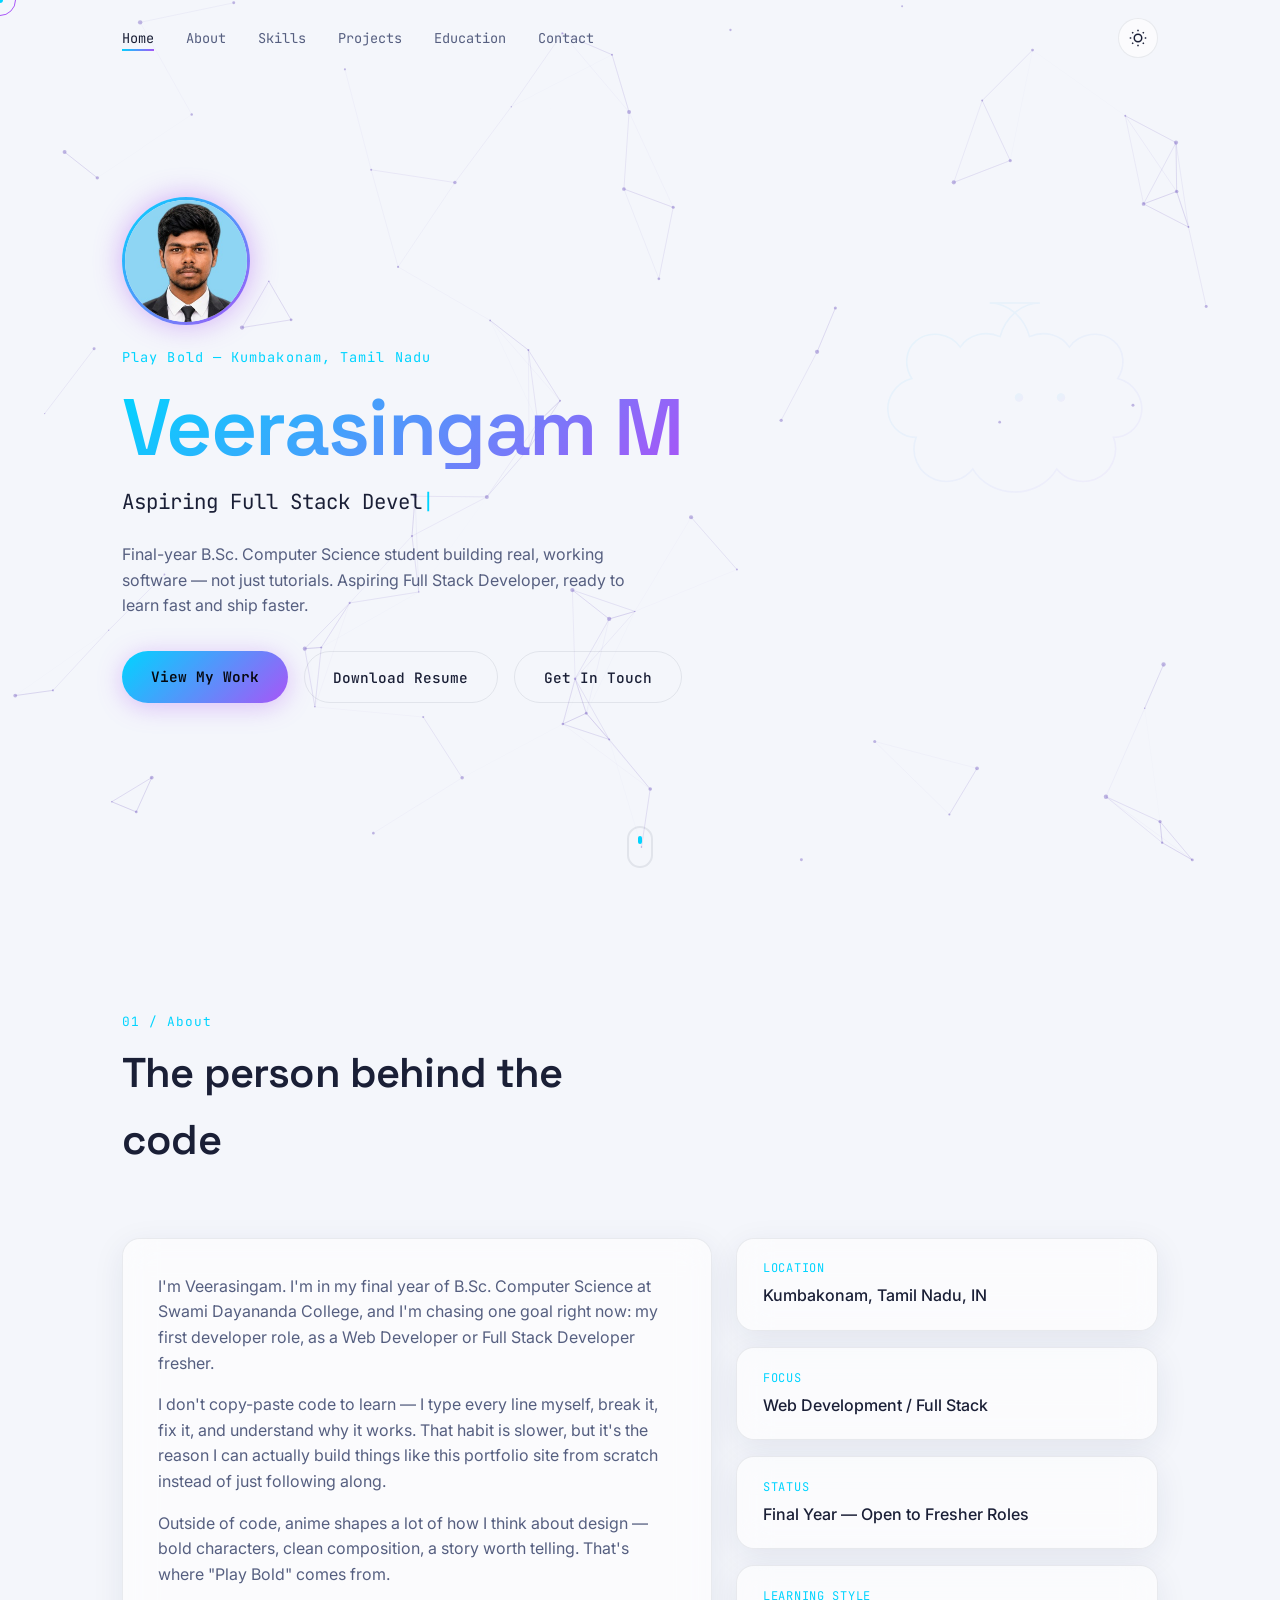
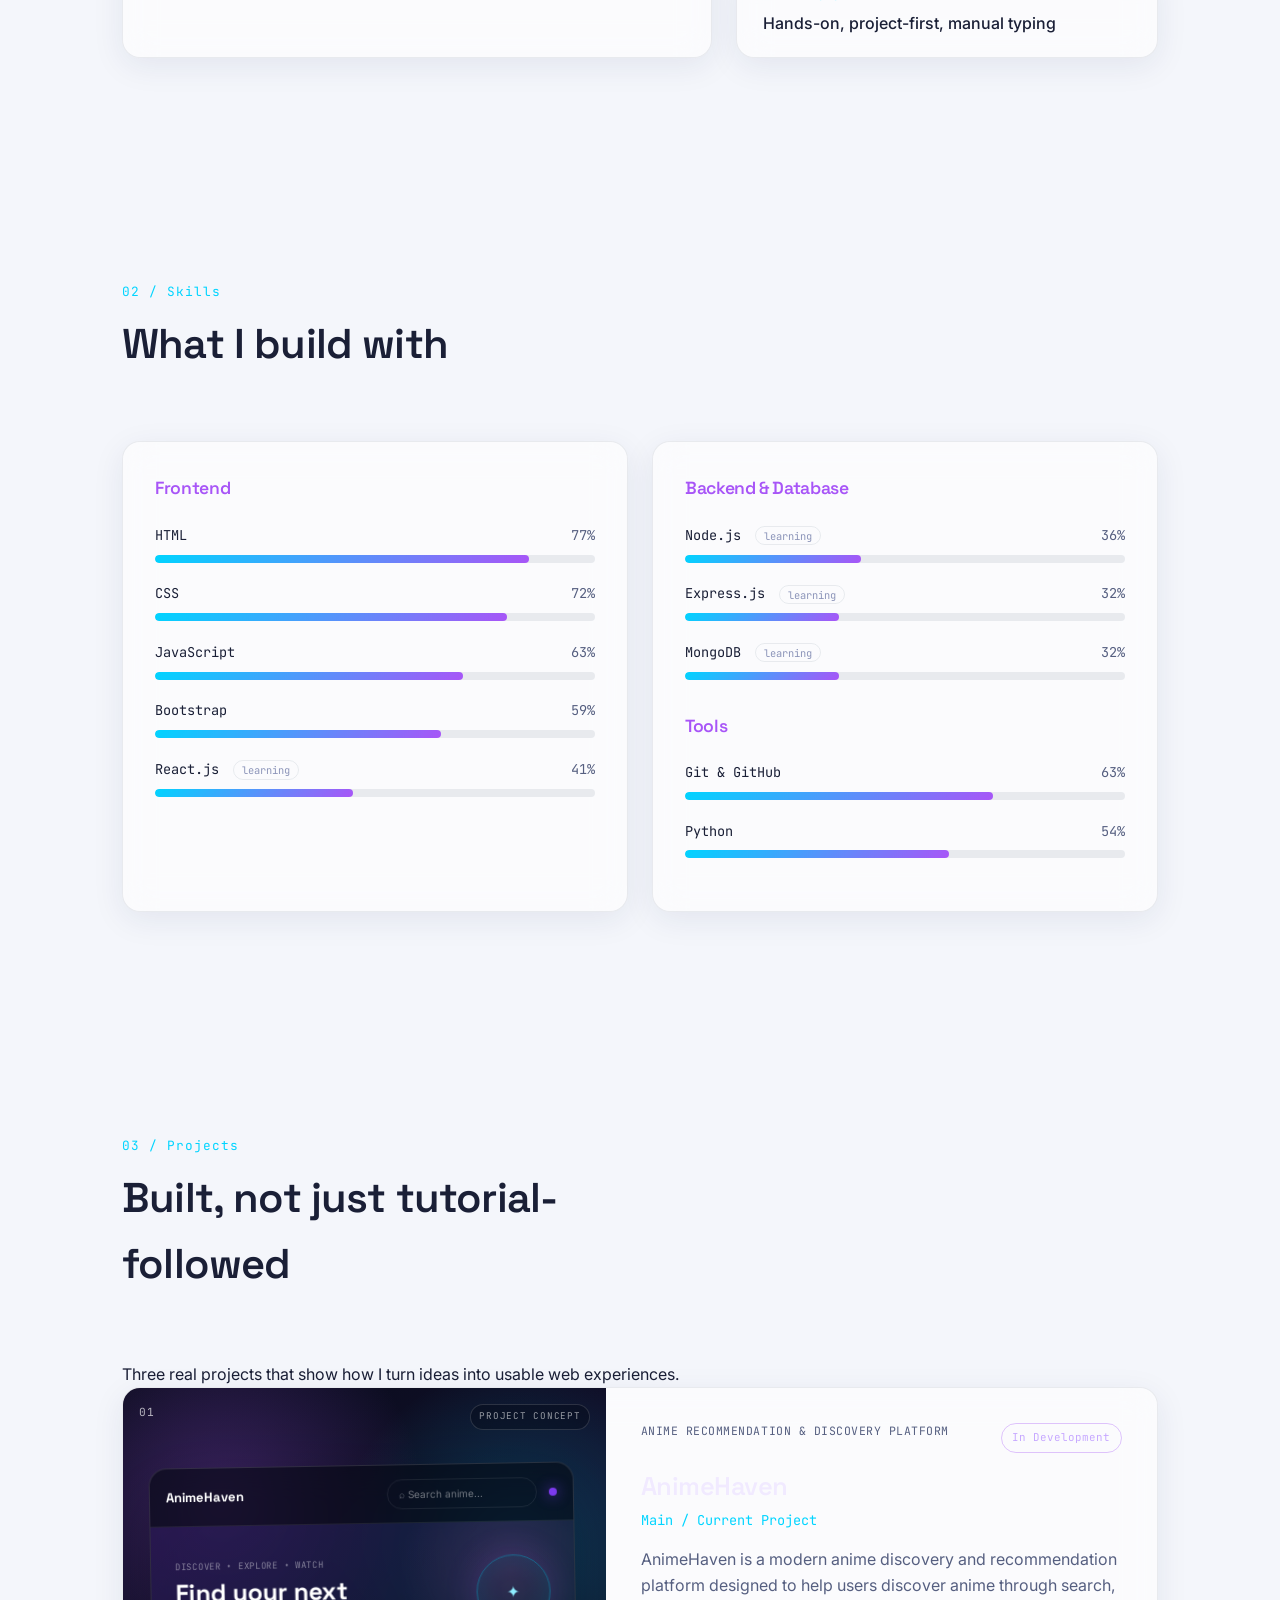
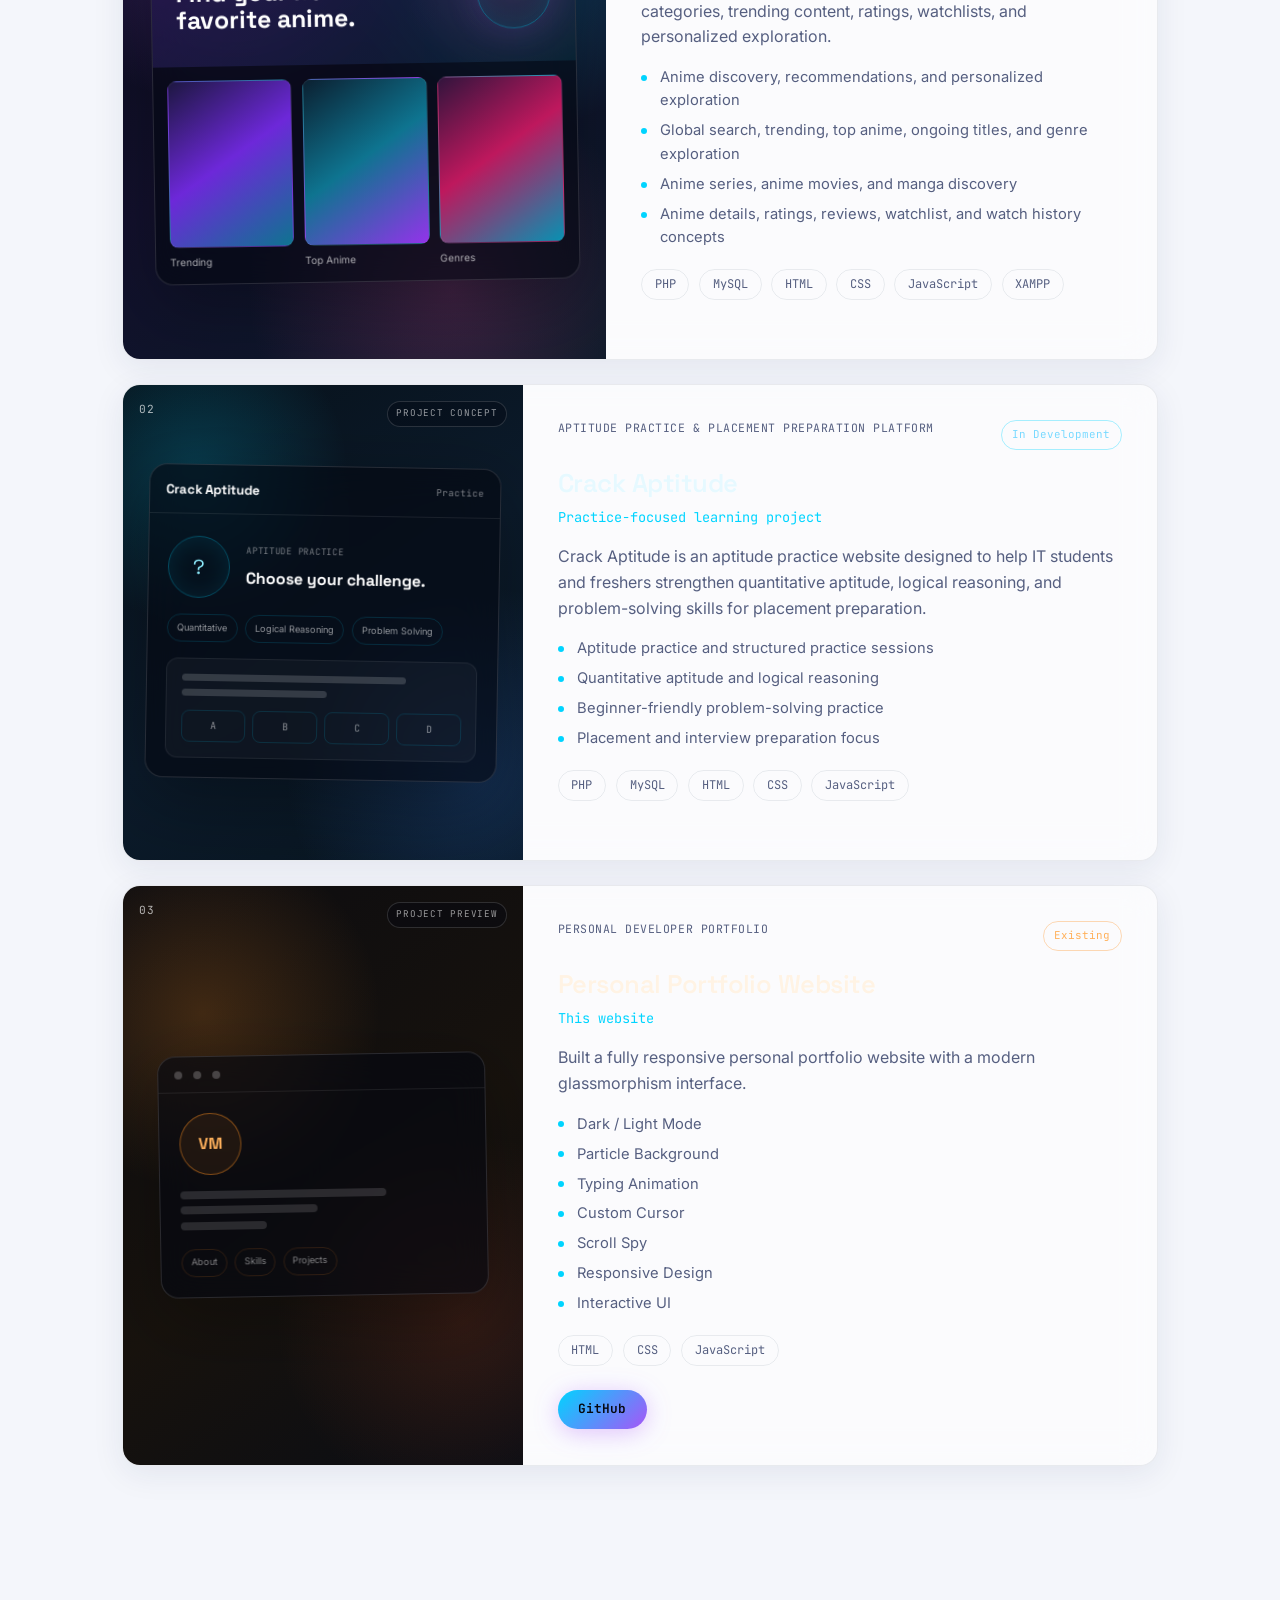
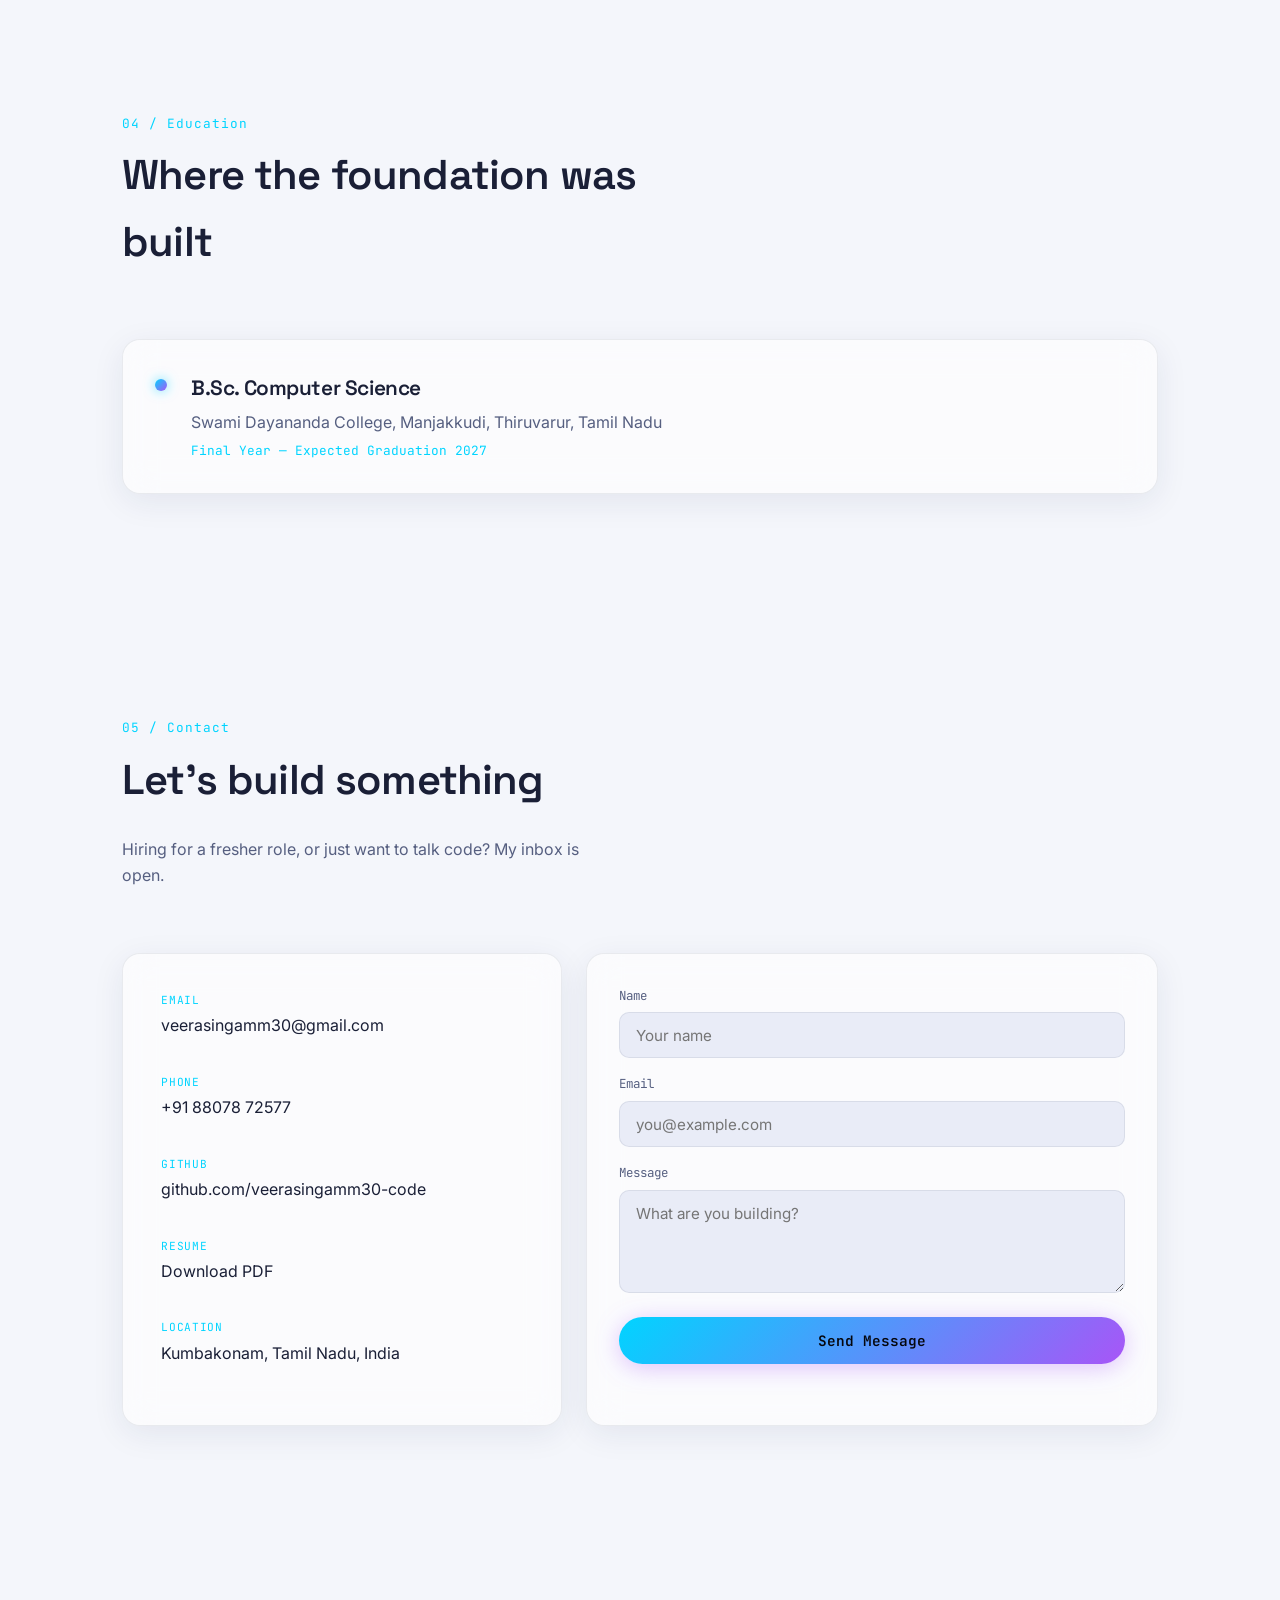
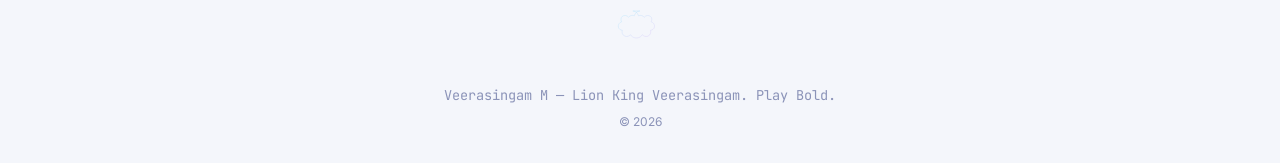
<file: Veerasingam-Portfolio/index.html>
<!DOCTYPE html>
<html lang="en">
<head>
  <meta charset="UTF-8">
  <meta name="viewport" content="width=device-width, initial-scale=1.0">
  <title>Veerasingam M. | Web Developer Portfolio</title>
  <meta name="description" content="Veerasingam M. - Final year B.Sc CS student, aspiring Full Stack Developer. Play Bold.">

  <!-- Google Fonts: Space Grotesk (headings), Inter (body), JetBrains Mono (labels/code) -->
  <link rel="preconnect" href="https://fonts.googleapis.com">
  <link href="https://fonts.googleapis.com/css2?family=Space+Grotesk:wght@500;600;700&family=Inter:wght@400;500;600&family=JetBrains+Mono:wght@400;500&display=swap" rel="stylesheet">

  <link rel="stylesheet" href="style.css">
</head>
<body>

  <!-- ===================================================================
       CANVAS BACKGROUND
       This canvas sits behind everything (position: fixed) and script.js
       draws a lightweight moving particle field on it.
  ==================================================================== -->
  <canvas id="particle-canvas"></canvas>

  <!-- Custom cursor (desktop only — hidden via CSS on touch devices) -->
  <div id="custom-cursor" aria-hidden="true">
    <div class="cursor-dot"></div>
    <div class="cursor-ring"></div>
  </div>

  <!-- ===================================================================
       NAVBAR
       data-section attributes on links match the "id" of each <section>.
       script.js uses this to know which link to highlight (scroll-spy).
  ==================================================================== -->
  <header class="navbar" id="navbar">
    <nav class="nav-container">
      <ul class="nav-links" id="nav-links">
        <li><a href="#hero" class="nav-link active" data-section="hero">Home</a></li>
        <li><a href="#about" class="nav-link" data-section="about">About</a></li>
        <li><a href="#skills" class="nav-link" data-section="skills">Skills</a></li>
        <li><a href="#projects" class="nav-link" data-section="projects">Projects</a></li>
        <li><a href="#education" class="nav-link" data-section="education">Education</a></li>
        <li><a href="#contact" class="nav-link" data-section="contact">Contact</a></li>
      </ul>

      <div class="nav-actions">
        <!-- Dark/Light toggle button. script.js swaps the icon + saves choice in localStorage -->
        <button id="theme-toggle" class="theme-toggle" aria-label="Toggle dark and light mode">
          <svg class="icon-moon" viewBox="0 0 24 24" fill="none" stroke="currentColor" stroke-width="2"><path d="M21 12.79A9 9 0 1 1 11.21 3 7 7 0 0 0 21 12.79z"/></svg>
          <svg class="icon-sun" viewBox="0 0 24 24" fill="none" stroke="currentColor" stroke-width="2"><circle cx="12" cy="12" r="5"/><path d="M12 1v2M12 21v2M4.22 4.22l1.42 1.42M18.36 18.36l1.42 1.42M1 12h2M21 12h2M4.22 19.78l1.42-1.42M18.36 5.64l1.42-1.42"/></svg>
        </button>

        <!-- Hamburger for mobile -->
        <button id="menu-toggle" class="menu-toggle" aria-label="Open menu">
          <span></span><span></span><span></span>
        </button>
      </div>
    </nav>
  </header>

  <main>

    <!-- ===================================================================
         HERO SECTION
    ==================================================================== -->
    <section id="hero" class="section hero">
      <!-- Faint line-art lion mark: the one "signature" flourish of the design -->
      <svg class="lion-mark" viewBox="0 0 400 400" aria-hidden="true">
        <path d="M200 60c-18 0-33 14-38 32-14-6-30-2-38 10-10-14-30-16-42-6-10 8-12 24-4 36-16 4-26 20-22 36 3 12 14 20 26 20-6 16 2 34 18 40 14 5 28 0 36-10 8 14 24 22 40 22s32-8 40-22c8 10 22 15 36 10 16-6 24-24 18-40 12 0 23-8 26-20 4-16-6-32-22-36 8-12 6-28-4-36-12-10-32-8-42 6-8-12-24-16-38-10-5-18-20-32-38-32z" fill="none" stroke="url(#lionGrad)" stroke-width="1.5"/>
        <circle cx="180" cy="150" r="4" fill="url(#lionGrad)"/>
        <circle cx="220" cy="150" r="4" fill="url(#lionGrad)"/>
        <defs>
          <linearGradient id="lionGrad" x1="0" y1="0" x2="1" y2="1">
            <stop offset="0" stop-color="#00d4ff"/>
            <stop offset="1" stop-color="#a855f7"/>
          </linearGradient>
        </defs>
      </svg>

      <div class="hero-content">
        <!-- Profile picture (assets/profile.jpg), framed in a glowing ring
             to match the site's neon glass identity -->
        <div class="profile-avatar">
            <img src="profile.jpg" alt="Portrait of Veerasingam M." width="480" height="480">
       </div>

        <p class="eyebrow">Play Bold — Kumbakonam, Tamil Nadu</p>
        <h1 class="hero-name">Veerasingam M</h1>

        <!-- Typing animation target: script.js types text into this span -->
        <p class="hero-tagline">
          <span id="typing-text"></span><span class="typing-cursor">|</span>
        </p>

        <p class="hero-desc">
          Final-year B.Sc. Computer Science student building real, working software —
          not just tutorials. Aspiring Full Stack Developer, ready to learn fast and ship faster.
        </p>

        <div class="hero-cta">
          <a href="#projects" class="btn btn-primary">View My Work</a>
          <!-- download attribute forces a file download instead of opening in-browser -->
          <a href="assets/Veerasingam_Resume.pdf" class="btn btn-ghost" download="Veerasingam_Resume.pdf">Download Resume</a>
          <a href="#contact" class="btn btn-ghost">Get In Touch</a>
        </div>
      </div>

      <a href="#about" class="scroll-hint" aria-label="Scroll to About section">
        <span></span>
      </a>
    </section>

    <!-- ===================================================================
         ABOUT SECTION
    ==================================================================== -->
    <section id="about" class="section about">
      <p class="section-label">01 / About</p>
      <h2 class="section-title">The person behind the code</h2>

      <div class="about-grid">
        <div class="glass-card about-text">
          <p>
            I'm Veerasingam. I'm in my final year of
            B.Sc. Computer Science at Swami Dayananda College, and I'm chasing
            one goal right now: my first developer role, as a Web Developer or
            Full Stack Developer fresher.
          </p>
          <p>
            I don't copy-paste code to learn — I type every line myself, break
            it, fix it, and understand why it works. That habit is slower, but
            it's the reason I can actually build things like this portfolio
            site from scratch instead of just following along.
          </p>
          <p>
            Outside of code, anime shapes a lot of how I think about design —
            bold characters, clean composition, a story worth telling. That's
            where "Play Bold" comes from.
          </p>
        </div>

        <div class="about-facts">
          <div class="glass-card fact-card">
            <span class="fact-label">Location</span>
            <span class="fact-value">Kumbakonam, Tamil Nadu, IN</span>
          </div>
          <div class="glass-card fact-card">
            <span class="fact-label">Focus</span>
            <span class="fact-value">Web Development / Full Stack</span>
          </div>
          <div class="glass-card fact-card">
            <span class="fact-label">Status</span>
            <span class="fact-value">Final Year — Open to Fresher Roles</span>
          </div>
          <div class="glass-card fact-card">
            <span class="fact-label">Learning Style</span>
            <span class="fact-value">Hands-on, project-first, manual typing</span>
          </div>
        </div>
      </div>
    </section>

    <!-- ===================================================================
         SKILLS SECTION
         Each .skill-bar has a data-level (0-100). script.js uses
         IntersectionObserver to animate the .skill-fill width when the
         bar scrolls into view, and updates the % text at the same time.
    ==================================================================== -->
    <section id="skills" class="section skills">
      <p class="section-label">02 / Skills</p>
      <h2 class="section-title">What I build with</h2>

      <div class="skills-grid">

        <div class="glass-card skill-group">
          <h3 class="skill-group-title">Frontend</h3>

          <div class="skill-bar" data-level="85">
            <div class="skill-bar-top">
              <span class="skill-name">HTML</span>
              <span class="skill-percent">0%</span>
            </div>
            <div class="skill-track"><div class="skill-fill"></div></div>
          </div>

          <div class="skill-bar" data-level="80">
            <div class="skill-bar-top">
              <span class="skill-name">CSS</span>
              <span class="skill-percent">0%</span>
            </div>
            <div class="skill-track"><div class="skill-fill"></div></div>
          </div>

          <div class="skill-bar" data-level="70">
            <div class="skill-bar-top">
              <span class="skill-name">JavaScript</span>
              <span class="skill-percent">0%</span>
            </div>
            <div class="skill-track"><div class="skill-fill"></div></div>
          </div>

          <div class="skill-bar" data-level="65">
            <div class="skill-bar-top">
              <span class="skill-name">Bootstrap</span>
              <span class="skill-percent">0%</span>
            </div>
            <div class="skill-track"><div class="skill-fill"></div></div>
          </div>

          <div class="skill-bar" data-level="45">
            <div class="skill-bar-top">
              <span class="skill-name">React.js <span class="tag-learning">learning</span></span>
              <span class="skill-percent">0%</span>
            </div>
            <div class="skill-track"><div class="skill-fill"></div></div>
          </div>
        </div>

        <div class="glass-card skill-group">
          <h3 class="skill-group-title">Backend &amp; Database</h3>

          <div class="skill-bar" data-level="40">
            <div class="skill-bar-top">
              <span class="skill-name">Node.js <span class="tag-learning">learning</span></span>
              <span class="skill-percent">0%</span>
            </div>
            <div class="skill-track"><div class="skill-fill"></div></div>
          </div>

          <div class="skill-bar" data-level="35">
            <div class="skill-bar-top">
              <span class="skill-name">Express.js <span class="tag-learning">learning</span></span>
              <span class="skill-percent">0%</span>
            </div>
            <div class="skill-track"><div class="skill-fill"></div></div>
          </div>

          <div class="skill-bar" data-level="35">
            <div class="skill-bar-top">
              <span class="skill-name">MongoDB <span class="tag-learning">learning</span></span>
              <span class="skill-percent">0%</span>
            </div>
            <div class="skill-track"><div class="skill-fill"></div></div>
          </div>

          <h3 class="skill-group-title skill-group-title-spaced">Tools</h3>

          <div class="skill-bar" data-level="70">
            <div class="skill-bar-top">
              <span class="skill-name">Git &amp; GitHub</span>
              <span class="skill-percent">0%</span>
            </div>
            <div class="skill-track"><div class="skill-fill"></div></div>
          </div>

          <div class="skill-bar" data-level="60">
            <div class="skill-bar-top">
              <span class="skill-name">Python</span>
              <span class="skill-percent">0%</span>
            </div>
            <div class="skill-track"><div class="skill-fill"></div></div>
          </div>
        </div>

      </div>
    </section>

    <!-- PROJECTS SECTION — UPDATED 3-PROJECT SHOWCASE -->
    <section id="projects" class="section projects">
      <p class="section-label">03 / Projects</p>
      <h2 class="section-title">Built, not just tutorial-followed</h2>
      <p class="projects-intro">Three real projects that show how I turn ideas into usable web experiences.</p>

      <article class="project-card project-card-featured glass-card project-theme-anime" data-tilt>
        <div class="project-visual project-visual-anime" aria-label="AnimeHaven project concept preview">
          <span class="project-number">01</span><span class="project-concept-label">PROJECT CONCEPT</span>
          <div class="anime-ui-shell">
            <div class="anime-ui-topbar"><span class="mini-brand">AnimeHaven</span><span class="mini-search">⌕ Search anime...</span><span class="mini-dot"></span></div>
            <div class="anime-ui-hero"><div><span class="mini-kicker">DISCOVER • EXPLORE • WATCH</span><strong>Find your next<br>favorite anime.</strong></div><span class="mini-orbit">✦</span></div>
            <div class="anime-ui-row"><div class="mini-content-card"><span class="mini-poster poster-a"></span><span>Trending</span></div><div class="mini-content-card"><span class="mini-poster poster-b"></span><span>Top Anime</span></div><div class="mini-content-card"><span class="mini-poster poster-c"></span><span>Genres</span></div></div>
          </div>
        </div>
        <div class="project-info">
          <div class="project-meta-row"><span class="project-category">Anime Recommendation &amp; Discovery Platform</span><span class="project-status status-anime">In Development</span></div>
          <h3 class="project-title">AnimeHaven</h3><p class="project-subtitle">Main / Current Project</p>
          <p class="project-desc">AnimeHaven is a modern anime discovery and recommendation platform designed to help users discover anime through search, categories, trending content, ratings, watchlists, and personalized exploration.</p>
          <ul class="project-features"><li>Anime discovery, recommendations, and personalized exploration</li><li>Global search, trending, top anime, ongoing titles, and genre exploration</li><li>Anime series, anime movies, and manga discovery</li><li>Anime details, ratings, reviews, watchlist, and watch history concepts</li></ul>
          <div class="project-stack"><span class="stack-chip">PHP</span><span class="stack-chip">MySQL</span><span class="stack-chip">HTML</span><span class="stack-chip">CSS</span><span class="stack-chip">JavaScript</span><span class="stack-chip">XAMPP</span></div>
        </div>
      </article>

      <article class="project-card project-card-secondary glass-card project-theme-aptitude" data-tilt>
        <div class="project-visual project-visual-aptitude" aria-label="Crack Aptitude project concept preview">
          <span class="project-number">02</span><span class="project-concept-label">PROJECT CONCEPT</span>
          <div class="aptitude-ui-shell"><div class="aptitude-header"><span class="mini-brand">Crack Aptitude</span><span class="mini-progress">Practice</span></div><div class="aptitude-score"><span class="score-ring">?</span><div><span class="mini-kicker">APTITUDE PRACTICE</span><strong>Choose your challenge.</strong></div></div><div class="aptitude-options"><span>Quantitative</span><span>Logical Reasoning</span><span>Problem Solving</span></div><div class="aptitude-question"><span class="question-line"></span><span class="question-line short"></span><div class="answer-grid"><span>A</span><span>B</span><span>C</span><span>D</span></div></div></div>
        </div>
        <div class="project-info">
          <div class="project-meta-row"><span class="project-category">Aptitude Practice &amp; Placement Preparation Platform</span><span class="project-status status-aptitude">In Development</span></div>
          <h3 class="project-title">Crack Aptitude</h3><p class="project-subtitle">Practice-focused learning project</p>
          <p class="project-desc">Crack Aptitude is an aptitude practice website designed to help IT students and freshers strengthen quantitative aptitude, logical reasoning, and problem-solving skills for placement preparation.</p>
          <ul class="project-features"><li>Aptitude practice and structured practice sessions</li><li>Quantitative aptitude and logical reasoning</li><li>Beginner-friendly problem-solving practice</li><li>Placement and interview preparation focus</li></ul>
          <div class="project-stack"><span class="stack-chip">PHP</span><span class="stack-chip">MySQL</span><span class="stack-chip">HTML</span><span class="stack-chip">CSS</span><span class="stack-chip">JavaScript</span></div>
        </div>
      </article>

      <article class="project-card project-card-secondary glass-card project-theme-portfolio" data-tilt>
        <div class="project-visual project-visual-portfolio" aria-label="Personal portfolio project preview">
          <span class="project-number">03</span><span class="project-concept-label">PROJECT PREVIEW</span>
          <div class="portfolio-ui-shell"><div class="portfolio-window-top"><span></span><span></span><span></span></div><div class="portfolio-window-body"><div class="portfolio-avatar-mini">VM</div><div class="portfolio-lines"><span class="line-lg"></span><span class="line-md"></span><span class="line-sm"></span></div><div class="portfolio-pill-row"><span>About</span><span>Skills</span><span>Projects</span></div></div></div>
        </div>
        <div class="project-info">
          <div class="project-meta-row"><span class="project-category">Personal Developer Portfolio</span><span class="project-status status-portfolio">Existing</span></div>
          <h3 class="project-title">Personal Portfolio Website</h3><p class="project-subtitle">This website</p>
          <p class="project-desc">Built a fully responsive personal portfolio website with a modern glassmorphism interface.</p>
          <ul class="project-features"><li>Dark / Light Mode</li><li>Particle Background</li><li>Typing Animation</li><li>Custom Cursor</li><li>Scroll Spy</li><li>Responsive Design</li><li>Interactive UI</li></ul>
          <div class="project-stack"><span class="stack-chip">HTML</span><span class="stack-chip">CSS</span><span class="stack-chip">JavaScript</span></div>
          <div class="project-links"><a href="https://github.com/veerasingamm30-code" target="_blank" rel="noopener noreferrer" class="btn btn-primary btn-sm">GitHub</a></div>
        </div>
      </article>
    </section>

    <!-- ===================================================================
         EDUCATION SECTION
    ==================================================================== -->
    <section id="education" class="section education">
      <p class="section-label">04 / Education</p>
      <h2 class="section-title">Where the foundation was built</h2>

      <div class="glass-card education-card">
        <div class="edu-marker"></div>
        <div class="edu-content">
          <h3 class="edu-degree">B.Sc. Computer Science</h3>
          <p class="edu-school">Swami Dayananda College, Manjakkudi, Thiruvarur, Tamil Nadu</p>
          <p class="edu-status">Final Year — Expected Graduation 2027</p>
        </div>
      </div>
    </section>

    <!-- ===================================================================
         CONTACT SECTION
    ==================================================================== -->
    <section id="contact" class="section contact">
      <p class="section-label">05 / Contact</p>
      <h2 class="section-title">Let's build something</h2>
      <p class="contact-sub">Hiring for a fresher role, or just want to talk code? My inbox is open.</p>

      <div class="contact-grid">
        <div class="glass-card contact-info">
          <a href="mailto:veerasingamm30@gmail.com" class="contact-line">
            <span class="contact-label">Email</span>
            <span class="contact-value">veerasingamm30@gmail.com</span>
          </a>
          <a href="tel:+918807872577" class="contact-line">
            <span class="contact-label">Phone</span>
            <span class="contact-value">+91 88078 72577</span>
          </a>
          <a href="https://github.com/veerasingamm30-code" target="_blank" rel="noopener" class="contact-line">
            <span class="contact-label">GitHub</span>
            <span class="contact-value">github.com/veerasingamm30-code</span>
          </a>
          <a href="assets/Veerasingam_Resume.pdf" class="contact-line" download="Veerasingam_Resume.pdf">
            <span class="contact-label">Resume</span>
            <span class="contact-value">Download PDF</span>
          </a>
          <div class="contact-line contact-line-static">
            <span class="contact-label">Location</span>
            <span class="contact-value">Kumbakonam, Tamil Nadu, India</span>
          </div>
        </div>

        <!-- Note: this form has no backend yet. script.js just shows a
             success message on submit. Connect it to a service like
             Formspree, EmailJS, or your own backend when ready. -->
        <form class="glass-card contact-form" id="contact-form">
          <label class="form-label" for="name">Name</label>
          <input class="form-input" type="text" id="name" name="name" required placeholder="Your name">

          <label class="form-label" for="email">Email</label>
          <input class="form-input" type="email" id="email" name="email" required placeholder="you@example.com">

          <label class="form-label" for="message">Message</label>
          <textarea class="form-input" id="message" name="message" rows="4" required placeholder="What are you building?"></textarea>

          <button type="submit" class="btn btn-primary form-submit">Send Message</button>
          <p class="form-status" id="form-status" role="status"></p>
        </form>
      </div>
    </section>

  </main>

  <footer class="footer">
    <svg class="lion-mark lion-mark-footer" viewBox="0 0 400 400" aria-hidden="true">
      <path d="M200 60c-18 0-33 14-38 32-14-6-30-2-38 10-10-14-30-16-42-6-10 8-12 24-4 36-16 4-26 20-22 36 3 12 14 20 26 20-6 16 2 34 18 40 14 5 28 0 36-10 8 14 24 22 40 22s32-8 40-22c8 10 22 15 36 10 16-6 24-24 18-40 12 0 23-8 26-20 4-16-6-32-22-36 8-12 6-28-4-36-12-10-32-8-42 6-8-12-24-16-38-10-5-18-20-32-38-32z" fill="none" stroke="url(#lionGradFooter)" stroke-width="1.5"/>
      <defs>
        <linearGradient id="lionGradFooter" x1="0" y1="0" x2="1" y2="1">
          <stop offset="0" stop-color="#00d4ff"/>
          <stop offset="1" stop-color="#a855f7"/>
        </linearGradient>
      </defs>
    </svg>
    <p class="footer-text">Veerasingam M — Lion King Veerasingam. Play Bold.</p>
    <p class="footer-year">&copy; <span id="footer-year"></span></p>
  </footer>

  <script src="script.js"></script>
</body>
</html>
</file>
<file: Veerasingam-Portfolio/style.css>
/* =====================================================================
   VEERASINGAM M. — PORTFOLIO STYLES
   Structure of this file:
   1. CSS Variables (design tokens) — dark theme default, light theme override
   2. Reset & base
   3. Utility / layout helpers (glass card, buttons, section spacing)
   4. Custom cursor
   5. Navbar
   6. Hero
   7. About
   8. Skills
   9. Projects
   10. Education
   11. Contact
   12. Footer
   13. Responsive breakpoints
   ===================================================================== */

/* ---------------------------------------------------------------------
   1. CSS VARIABLES — change these to re-theme the whole site
--------------------------------------------------------------------- */
:root {
  /* Neon accent colors — used in gradients everywhere */
  --neon-blue: #00d4ff;
  --neon-purple: #a855f7;
  --gradient-main: linear-gradient(135deg, var(--neon-blue), var(--neon-purple));

  /* Dark theme (default) */
  --bg: #0a0e1a;
  --bg-secondary: #0d1224;
  --surface: rgba(255, 255, 255, 0.045);
  --surface-border: rgba(255, 255, 255, 0.09);
  --text-primary: #e8ecf7;
  --text-muted: #8b93b8;
  --text-dim: #565f80;

  /* Spacing scale */
  --space-xs: 0.5rem;
  --space-sm: 1rem;
  --space-md: 2rem;
  --space-lg: 4rem;
  --space-xl: 7rem;

  /* Fonts */
  --font-display: 'Space Grotesk', sans-serif;
  --font-body: 'Inter', sans-serif;
  --font-mono: 'JetBrains Mono', monospace;

  --radius: 18px;
  --transition-fast: 0.2s ease;
  --transition-med: 0.4s cubic-bezier(0.4, 0, 0.2, 1);
}

/* Light theme — applied when <body> has class "light-mode" (toggled by JS) */
body.light-mode {
  --bg: #f4f6fb;
  --bg-secondary: #e9ecf7;
  --surface: rgba(255, 255, 255, 0.6);
  --surface-border: rgba(20, 25, 50, 0.08);
  --text-primary: #1a1f36;
  --text-muted: #565f80;
  --text-dim: #8b93b8;
}

/* ---------------------------------------------------------------------
   2. RESET & BASE
--------------------------------------------------------------------- */
* {
  margin: 0;
  padding: 0;
  box-sizing: border-box;
}

html {
  scroll-behavior: smooth;
}

body {
  background: var(--bg);
  color: var(--text-primary);
  font-family: var(--font-body);
  line-height: 1.6;
  transition: background var(--transition-med), color var(--transition-med);
  overflow-x: hidden;
}

/* Respect users who prefer reduced motion — turns off scroll animation
   and long transitions site-wide */
@media (prefers-reduced-motion: reduce) {
  html { scroll-behavior: auto; }
  *, *::before, *::after {
    animation-duration: 0.001ms !important;
    transition-duration: 0.001ms !important;
  }
}

h1, h2, h3 {
  font-family: var(--font-display);
  font-weight: 600;
  letter-spacing: -0.02em;
}

a {
  color: inherit;
  text-decoration: none;
}

ul { list-style: none; }

img { max-width: 100%; display: block; }

::selection {
  background: var(--neon-purple);
  color: #fff;
}

/* Visible keyboard focus everywhere — accessibility floor */
a:focus-visible,
button:focus-visible,
input:focus-visible,
textarea:focus-visible {
  outline: 2px solid var(--neon-blue);
  outline-offset: 3px;
  border-radius: 4px;
}

/* ---------------------------------------------------------------------
   3. UTILITIES / LAYOUT
--------------------------------------------------------------------- */

/* The particle canvas sits fixed behind all content */
#particle-canvas {
  position: fixed;
  top: 0;
  left: 0;
  width: 100%;
  height: 100%;
  z-index: -1;
  background: var(--bg);
  transition: background var(--transition-med);
}

.section {
  position: relative;
  max-width: 1100px;
  margin: 0 auto;
  padding: var(--space-xl) var(--space-md);
}

.section-label {
  font-family: var(--font-mono);
  font-size: 0.8rem;
  color: var(--neon-blue);
  letter-spacing: 0.08em;
  margin-bottom: var(--space-xs);
}

.section-title {
  font-size: clamp(1.8rem, 4vw, 2.6rem);
  margin-bottom: var(--space-lg);
  max-width: 20ch;
}

/* Glassmorphism card — the core visual signature of the whole site */
.glass-card {
  background: var(--surface);
  border: 1px solid var(--surface-border);
  border-radius: var(--radius);
  backdrop-filter: blur(16px);
  -webkit-backdrop-filter: blur(16px);
  box-shadow: 0 8px 32px rgba(0, 0, 0, 0.25);
  transition: border-color var(--transition-fast), transform var(--transition-fast);
}

body.light-mode .glass-card {
  box-shadow: 0 8px 32px rgba(30, 40, 90, 0.08);
}

.glass-card:hover {
  border-color: rgba(0, 212, 255, 0.3);
}

/* Buttons */
.btn {
  display: inline-block;
  padding: 0.85rem 1.8rem;
  border-radius: 100px;
  font-family: var(--font-mono);
  font-size: 0.9rem;
  font-weight: 500;
  transition: transform var(--transition-fast), box-shadow var(--transition-fast), opacity var(--transition-fast);
  cursor: pointer;
  border: none;
}

.btn-sm {
  padding: 0.6rem 1.3rem;
  font-size: 0.8rem;
}

.btn-primary {
  background: var(--gradient-main);
  color: #05070d;
  font-weight: 600;
  box-shadow: 0 4px 24px rgba(168, 85, 247, 0.35);
}

.btn-primary:hover {
  transform: translateY(-2px);
  box-shadow: 0 8px 32px rgba(168, 85, 247, 0.5);
}

.btn-ghost {
  background: transparent;
  color: var(--text-primary);
  border: 1px solid var(--surface-border);
}

.btn-ghost:hover {
  border-color: var(--neon-blue);
  transform: translateY(-2px);
}

/* ---------------------------------------------------------------------
   4. CUSTOM CURSOR (desktop only)
   JS adds class "cursor-active" to <body> only when a fine pointer
   (mouse) is detected — see script.js. On mobile this stays hidden.
--------------------------------------------------------------------- */
#custom-cursor {
  position: fixed;
  top: 0;
  left: 0;
  pointer-events: none;
  z-index: 9999;
  display: none;
}

body.cursor-active #custom-cursor {
  display: block;
}

/* Hide the native cursor only once our custom one is active */
body.cursor-active,
body.cursor-active a,
body.cursor-active button {
  cursor: none;
}

.cursor-dot {
  position: fixed;
  top: 0;
  left: 0;
  width: 6px;
  height: 6px;
  background: var(--neon-blue);
  border-radius: 50%;
  transform: translate(-50%, -50%);
}

.cursor-ring {
  position: fixed;
  top: 0;
  left: 0;
  width: 32px;
  height: 32px;
  border: 1.5px solid var(--neon-purple);
  border-radius: 50%;
  transform: translate(-50%, -50%);
  transition: width var(--transition-fast), height var(--transition-fast), border-color var(--transition-fast);
}

/* Ring grows when hovering an interactive element (class added by JS) */
body.cursor-hover .cursor-ring {
  width: 50px;
  height: 50px;
  border-color: var(--neon-blue);
}

/* ---------------------------------------------------------------------
   5. NAVBAR
--------------------------------------------------------------------- */
.navbar {
  position: fixed;
  top: 0;
  left: 0;
  width: 100%;
  z-index: 100;
  background: transparent;
  transition: background var(--transition-med), box-shadow var(--transition-med);
}

/* Class added by JS once the user scrolls past the hero */
.navbar.scrolled {
  background: var(--surface);
  backdrop-filter: blur(16px);
  -webkit-backdrop-filter: blur(16px);
  border-bottom: 1px solid var(--surface-border);
}

.nav-container {
  max-width: 1100px;
  margin: 0 auto;
  padding: 1.1rem var(--space-md);
  display: flex;
  align-items: center;
  justify-content: space-between;
}

.nav-links {
  display: flex;
  gap: 2rem;
}

.nav-link {
  font-family: var(--font-mono);
  font-size: 0.85rem;
  color: var(--text-muted);
  position: relative;
  padding-bottom: 4px;
  transition: color var(--transition-fast);
}

.nav-link::after {
  content: '';
  position: absolute;
  bottom: 0;
  left: 0;
  width: 0;
  height: 2px;
  background: var(--gradient-main);
  transition: width var(--transition-fast);
}

.nav-link:hover,
.nav-link.active {
  color: var(--text-primary);
}

.nav-link.active::after {
  width: 100%;
}

.nav-actions {
  display: flex;
  align-items: center;
  gap: 1rem;
}

.theme-toggle {
  background: var(--surface);
  border: 1px solid var(--surface-border);
  width: 40px;
  height: 40px;
  border-radius: 50%;
  display: flex;
  align-items: center;
  justify-content: center;
  color: var(--text-primary);
  transition: border-color var(--transition-fast);
}

.theme-toggle:hover { border-color: var(--neon-blue); }

.theme-toggle svg { width: 18px; height: 18px; }

/* Toggle shows sun or moon depending on current theme */
.icon-sun { display: none; }
body.light-mode .icon-sun { display: block; }
body.light-mode .icon-moon { display: none; }

/* Hamburger — hidden on desktop, shown under 800px */
.menu-toggle {
  display: none;
  flex-direction: column;
  justify-content: center;
  gap: 5px;
  width: 40px;
  height: 40px;
  background: transparent;
  border: none;
}

.menu-toggle span {
  width: 22px;
  height: 2px;
  background: var(--text-primary);
  margin: 0 auto;
  transition: transform var(--transition-fast), opacity var(--transition-fast);
}

/* ---------------------------------------------------------------------
   6. HERO
--------------------------------------------------------------------- */
.hero {
  min-height: 100vh;
  display: flex;
  flex-direction: column;
  align-items: flex-start;
  justify-content: center;
  padding-top: var(--space-xl);
}

.lion-mark {
  position: absolute;
  top: 50%;
  right: -60px;
  transform: translateY(-50%);
  width: 420px;
  height: 420px;
  opacity: 0.06;
  pointer-events: none;
}

.hero-content {
  max-width: 700px;
  z-index: 1;
}

/* Profile picture — the Lion King crest, framed in a glowing neon ring */
.profile-avatar {
  width: 128px;
  height: 128px;
  border-radius: 50%;
  padding: 3px;
  background: var(--gradient-main);
  box-shadow: 0 0 28px rgba(168, 85, 247, 0.45);
  margin-bottom: 1.4rem;
  opacity: 0;
  animation: fadeUp 0.7s ease forwards 0s;
}

.profile-avatar img {
  width: 100%;
  height: 100%;
  border-radius: 50%;
  object-fit: cover;
  object-position: center top;
  background: var(--bg);
  display: block;
}

.eyebrow {
  font-family: var(--font-mono);
  font-size: 0.85rem;
  color: var(--neon-blue);
  letter-spacing: 0.08em;
  margin-bottom: var(--space-sm);
  opacity: 0;
  animation: fadeUp 0.7s ease forwards 0.1s;
}

.hero-name {
  font-size: clamp(2.6rem, 7vw, 5rem);
  line-height: 1.05;
  margin-bottom: 1rem;
  background: var(--gradient-main);
  -webkit-background-clip: text;
  background-clip: text;
  color: transparent;
  opacity: 0;
  animation: fadeUp 0.7s ease forwards 0.25s;
}

.hero-tagline {
  font-family: var(--font-mono);
  font-size: clamp(1rem, 2.2vw, 1.3rem);
  color: var(--text-primary);
  min-height: 1.6em;
  margin-bottom: 1.5rem;
  opacity: 0;
  animation: fadeUp 0.7s ease forwards 0.4s;
}

.typing-cursor {
  color: var(--neon-blue);
  animation: blink 0.8s step-end infinite;
}

.hero-desc {
  color: var(--text-muted);
  max-width: 52ch;
  margin-bottom: var(--space-md);
  opacity: 0;
  animation: fadeUp 0.7s ease forwards 0.55s;
}

.hero-cta {
  display: flex;
  gap: 1rem;
  flex-wrap: wrap;
  opacity: 0;
  animation: fadeUp 0.7s ease forwards 0.7s;
}

@keyframes fadeUp {
  from { opacity: 0; transform: translateY(16px); }
  to   { opacity: 1; transform: translateY(0); }
}

@keyframes blink {
  0%, 100% { opacity: 1; }
  50% { opacity: 0; }
}

.scroll-hint {
  position: absolute;
  bottom: var(--space-md);
  left: 50%;
  transform: translateX(-50%);
  width: 26px;
  height: 42px;
  border: 2px solid var(--surface-border);
  border-radius: 100px;
  display: flex;
  justify-content: center;
  padding-top: 8px;
}

.scroll-hint span {
  width: 4px;
  height: 8px;
  background: var(--neon-blue);
  border-radius: 100px;
  animation: scrollDown 1.6s ease infinite;
}

@keyframes scrollDown {
  0% { opacity: 1; transform: translateY(0); }
  100% { opacity: 0; transform: translateY(14px); }
}

/* ---------------------------------------------------------------------
   7. ABOUT
--------------------------------------------------------------------- */
.about-grid {
  display: grid;
  grid-template-columns: 1.4fr 1fr;
  gap: 1.5rem;
}

.about-text {
  padding: 2.2rem;
  color: var(--text-muted);
}

.about-text p { margin-bottom: 1rem; }
.about-text p:last-child { margin-bottom: 0; }

.about-facts {
  display: flex;
  flex-direction: column;
  gap: 1rem;
}

.fact-card {
  padding: 1.3rem 1.6rem;
  display: flex;
  flex-direction: column;
  gap: 0.3rem;
}

.fact-label {
  font-family: var(--font-mono);
  font-size: 0.75rem;
  color: var(--neon-blue);
  text-transform: uppercase;
  letter-spacing: 0.06em;
}

.fact-value {
  font-weight: 500;
}

/* ---------------------------------------------------------------------
   8. SKILLS
--------------------------------------------------------------------- */
.skills-grid {
  display: grid;
  grid-template-columns: 1fr 1fr;
  gap: 1.5rem;
}

.skill-group {
  padding: 2rem;
}

.skill-group-title {
  font-size: 1.1rem;
  margin-bottom: 1.4rem;
  color: var(--neon-purple);
}

.skill-group-title-spaced {
  margin-top: 2rem;
}

.skill-bar {
  margin-bottom: 1.3rem;
}

.skill-bar-top {
  display: flex;
  justify-content: space-between;
  margin-bottom: 0.5rem;
  font-family: var(--font-mono);
  font-size: 0.85rem;
}

.skill-percent {
  color: var(--text-muted);
}

.tag-learning {
  font-size: 0.65rem;
  color: var(--text-dim);
  border: 1px solid var(--surface-border);
  border-radius: 100px;
  padding: 0.1rem 0.5rem;
  margin-left: 0.4rem;
}

.skill-track {
  width: 100%;
  height: 8px;
  background: var(--surface-border);
  border-radius: 100px;
  overflow: hidden;
}

.skill-fill {
  height: 100%;
  width: 0%; /* animated to data-level by JS via IntersectionObserver */
  background: var(--gradient-main);
  border-radius: 100px;
  transition: width 1.1s cubic-bezier(0.4, 0, 0.2, 1);
}

/* ---------------------------------------------------------------------
   9. PROJECTS
--------------------------------------------------------------------- */
.project-card {
  display: grid;
  grid-template-columns: 0.9fr 1.3fr;
  gap: 0;
  overflow: hidden;
  margin-bottom: 1.5rem;
}

.project-visual {
  background: linear-gradient(135deg, rgba(0,212,255,0.15), rgba(168,85,247,0.2));
  display: flex;
  align-items: center;
  justify-content: center;
  min-height: 260px;
  position: relative;
}

.project-visual-inner {
  padding: 1.5rem 2rem;
  border: 1px solid rgba(255,255,255,0.2);
  border-radius: 12px;
  backdrop-filter: blur(6px);
}

.project-visual-tag {
  font-family: var(--font-display);
  font-weight: 700;
  font-size: 1.4rem;
  color: #fff;
}

.project-info {
  padding: 2.2rem;
}

.project-title {
  font-size: 1.6rem;
  margin-bottom: 0.2rem;
}

.project-subtitle {
  font-family: var(--font-mono);
  font-size: 0.85rem;
  color: var(--neon-blue);
  margin-bottom: 1rem;
}

.project-desc {
  color: var(--text-muted);
  margin-bottom: 1rem;
}

.project-features {
  margin-bottom: 1.2rem;
}

.project-features li {
  position: relative;
  padding-left: 1.2rem;
  color: var(--text-muted);
  font-size: 0.92rem;
  margin-bottom: 0.4rem;
}

.project-features li::before {
  content: '';
  position: absolute;
  left: 0;
  top: 0.55rem;
  width: 6px;
  height: 6px;
  border-radius: 50%;
  background: var(--neon-blue);
}

.project-stack {
  display: flex;
  gap: 0.6rem;
  flex-wrap: wrap;
  margin-bottom: 1.5rem;
}

.stack-chip {
  font-family: var(--font-mono);
  font-size: 0.75rem;
  padding: 0.3rem 0.8rem;
  border: 1px solid var(--surface-border);
  border-radius: 100px;
  color: var(--text-muted);
}

.project-links {
  display: flex;
  gap: 0.8rem;
}

.project-card-placeholder {
  display: flex;
  align-items: center;
  justify-content: center;
  min-height: 140px;
  border-style: dashed;
  border-color: var(--surface-border);
}

.placeholder-inner {
  text-align: center;
  color: var(--text-dim);
}

.placeholder-plus {
  display: block;
  font-size: 1.8rem;
  color: var(--neon-purple);
  margin-bottom: 0.3rem;
}

/* ---------------------------------------------------------------------
   10. EDUCATION
--------------------------------------------------------------------- */
.education-card {
  display: flex;
  gap: 1.5rem;
  padding: 2rem;
  align-items: flex-start;
}

.edu-marker {
  width: 12px;
  height: 12px;
  border-radius: 50%;
  background: var(--gradient-main);
  margin-top: 0.4rem;
  flex-shrink: 0;
  box-shadow: 0 0 12px rgba(0, 212, 255, 0.6);
}

.edu-degree {
  font-size: 1.3rem;
  margin-bottom: 0.3rem;
}

.edu-school {
  color: var(--text-muted);
  margin-bottom: 0.3rem;
}

.edu-status {
  font-family: var(--font-mono);
  font-size: 0.8rem;
  color: var(--neon-blue);
}

/* ---------------------------------------------------------------------
   11. CONTACT
--------------------------------------------------------------------- */
.contact-sub {
  color: var(--text-muted);
  margin-top: -2.5rem;
  margin-bottom: var(--space-lg);
  max-width: 50ch;
}

.contact-grid {
  display: grid;
  grid-template-columns: 1fr 1.3fr;
  gap: 1.5rem;
}

.contact-info {
  padding: 1.5rem;
  display: flex;
  flex-direction: column;
  gap: 0.4rem;
}

.contact-line {
  display: flex;
  flex-direction: column;
  padding: 0.9rem;
  border-radius: 12px;
  transition: background var(--transition-fast);
}

a.contact-line:hover {
  background: rgba(0, 212, 255, 0.07);
}

.contact-label {
  font-family: var(--font-mono);
  font-size: 0.7rem;
  color: var(--neon-blue);
  text-transform: uppercase;
  letter-spacing: 0.06em;
  margin-bottom: 0.2rem;
}

.contact-form {
  padding: 2rem;
  display: flex;
  flex-direction: column;
}

.form-label {
  font-family: var(--font-mono);
  font-size: 0.78rem;
  color: var(--text-muted);
  margin-bottom: 0.4rem;
  margin-top: 1rem;
}

.form-label:first-child { margin-top: 0; }

.form-input {
  background: var(--bg-secondary);
  border: 1px solid var(--surface-border);
  border-radius: 10px;
  padding: 0.8rem 1rem;
  color: var(--text-primary);
  font-family: var(--font-body);
  font-size: 0.95rem;
  resize: vertical;
  transition: border-color var(--transition-fast);
}

.form-input:focus {
  border-color: var(--neon-blue);
}

.form-submit {
  margin-top: 1.5rem;
  width: 100%;
  text-align: center;
}

.form-status {
  margin-top: 0.8rem;
  font-family: var(--font-mono);
  font-size: 0.85rem;
  color: var(--neon-blue);
  min-height: 1.2em;
}

/* ---------------------------------------------------------------------
   12. FOOTER
--------------------------------------------------------------------- */
.footer {
  position: relative;
  text-align: center;
  padding: var(--space-lg) var(--space-md) var(--space-md);
  color: var(--text-dim);
  overflow: hidden;
}

.lion-mark-footer {
  position: static;
  transform: none;
  width: 60px;
  height: 60px;
  margin: 0 auto 1rem;
  opacity: 0.5;
}

.footer-text {
  font-family: var(--font-mono);
  font-size: 0.85rem;
  margin-bottom: 0.3rem;
}

.footer-year {
  font-size: 0.75rem;
}

/* ---------------------------------------------------------------------
   13. RESPONSIVE
--------------------------------------------------------------------- */
@media (max-width: 900px) {
  .about-grid,
  .contact-grid {
    grid-template-columns: 1fr;
  }

  .skills-grid {
    grid-template-columns: 1fr;
  }

  .project-card {
    grid-template-columns: 1fr;
  }

  .project-visual {
    min-height: 160px;
  }

  .lion-mark {
    width: 280px;
    height: 280px;
    right: -100px;
  }
}

@media (max-width: 800px) {
  .nav-links {
    position: fixed;
    top: 68px;
    right: 0;
    height: calc(100vh - 68px);
    width: 240px;
    background: var(--surface);
    backdrop-filter: blur(20px);
    -webkit-backdrop-filter: blur(20px);
    border-left: 1px solid var(--surface-border);
    flex-direction: column;
    gap: 1.8rem;
    padding: 2.5rem 2rem;
    transform: translateX(100%);
    transition: transform var(--transition-med);
  }

  .nav-links.open {
    transform: translateX(0);
  }

  .menu-toggle {
    display: flex;
  }

  /* Hamburger -> X animation, class "open" toggled by JS */
  .menu-toggle.open span:nth-child(1) { transform: translateY(7px) rotate(45deg); }
  .menu-toggle.open span:nth-child(2) { opacity: 0; }
  .menu-toggle.open span:nth-child(3) { transform: translateY(-7px) rotate(-45deg); }

  /* Custom cursor never shows on touch devices regardless of JS detection */
  #custom-cursor { display: none !important; }
  body.cursor-active, body.cursor-active a, body.cursor-active button {
    cursor: auto;
  }
}

@media (max-width: 560px) {
  .section {
    padding: var(--space-lg) var(--space-sm);
  }

  .hero-cta {
    flex-direction: column;
  }

  .btn { text-align: center; }

  .lion-mark {
    opacity: 0.04;
  }
}\n\n/* UPDATED PROJECT SHOWCASE */\n.projects-intro{color:var(--text-muted);max-width:62ch;margin-top:-2.2rem;margin-bottom:2.2rem}.project-card{position:relative;transform-style:preserve-3d;will-change:transform;transition:transform .45s cubic-bezier(.2,.8,.2,1),border-color var(--transition-med),box-shadow var(--transition-med)}.project-card:hover{border-color:rgba(255,255,255,.18);box-shadow:0 24px 70px rgba(0,0,0,.28)}.project-card-featured{grid-template-columns:1.05fr 1.2fr;margin-bottom:1.5rem}.project-card-secondary{grid-template-columns:.85fr 1.35fr}.project-meta-row{display:flex;align-items:flex-start;justify-content:space-between;gap:1rem;margin-bottom:.8rem}.project-category{font-family:var(--font-mono);font-size:.72rem;line-height:1.45;color:var(--text-muted);text-transform:uppercase;letter-spacing:.045em}.project-status{flex:0 0 auto;padding:.32rem .65rem;border:1px solid var(--surface-border);border-radius:999px;font-family:var(--font-mono);font-size:.68rem;white-space:nowrap}.status-anime{color:#c7a8ff;border-color:rgba(168,85,247,.34)}.status-aptitude{color:#79d9ff;border-color:rgba(0,212,255,.34)}.status-portfolio{color:#ffb15c;border-color:rgba(255,145,35,.34)}.project-card .project-visual{min-height:340px;overflow:hidden}.project-card-secondary .project-visual{min-height:310px}.project-number{position:absolute;top:1rem;left:1rem;z-index:4;font-family:var(--font-mono);font-size:.7rem;letter-spacing:.12em;color:rgba(255,255,255,.68)}.project-concept-label{position:absolute;right:1rem;top:1rem;z-index:4;padding:.28rem .5rem;border:1px solid rgba(255,255,255,.14);border-radius:999px;background:rgba(5,8,18,.35);color:rgba(255,255,255,.58);font-family:var(--font-mono);font-size:.58rem;letter-spacing:.08em}.project-visual-anime{background:radial-gradient(circle at 20% 20%,rgba(168,85,247,.30),transparent 34%),radial-gradient(circle at 82% 28%,rgba(0,212,255,.24),transparent 32%),radial-gradient(circle at 68% 88%,rgba(236,72,153,.22),transparent 34%),linear-gradient(145deg,#080b19,#12102c 48%,#091a27)}.project-visual-aptitude{background:radial-gradient(circle at 18% 18%,rgba(0,212,255,.20),transparent 30%),radial-gradient(circle at 88% 82%,rgba(59,130,246,.22),transparent 36%),linear-gradient(145deg,#07111a,#0b1a2a 52%,#07141e)}.project-visual-portfolio{background:radial-gradient(circle at 20% 22%,rgba(255,145,35,.20),transparent 32%),radial-gradient(circle at 85% 75%,rgba(255,90,35,.14),transparent 34%),linear-gradient(145deg,#0c0c10,#17120d 55%,#0a0d14)}.anime-ui-shell,.aptitude-ui-shell,.portfolio-ui-shell{width:min(88%,560px);position:relative;border:1px solid rgba(255,255,255,.13);border-radius:18px;background:rgba(4,7,17,.62);backdrop-filter:blur(18px);-webkit-backdrop-filter:blur(18px);box-shadow:0 22px 70px rgba(0,0,0,.28);overflow:hidden}.anime-ui-shell{transform:rotate(-1deg)}.anime-ui-topbar,.aptitude-header,.portfolio-window-top{display:flex;align-items:center;gap:.7rem;padding:.85rem 1rem;border-bottom:1px solid rgba(255,255,255,.08)}.mini-brand{font-family:var(--font-display);font-weight:700;color:#fff;font-size:.82rem}.mini-search{margin-left:auto;min-width:150px;padding:.38rem .65rem;border:1px solid rgba(255,255,255,.08);border-radius:999px;color:rgba(255,255,255,.42);font-size:.63rem}.mini-dot{width:8px;height:8px;border-radius:50%;background:#7c3aed;box-shadow:0 0 14px rgba(124,58,237,.9)}.anime-ui-hero{display:flex;justify-content:space-between;align-items:center;padding:1.5rem;min-height:140px;background:linear-gradient(135deg,rgba(124,58,237,.20),rgba(6,182,212,.10)),radial-gradient(circle at 85% 35%,rgba(236,72,153,.18),transparent 30%)}.mini-kicker{display:block;margin-bottom:.45rem;color:rgba(255,255,255,.45);font-family:var(--font-mono);font-size:.56rem;letter-spacing:.08em}.anime-ui-hero strong{display:block;font-family:var(--font-display);color:#fff;font-size:clamp(1.15rem,2vw,1.55rem);line-height:1.08}.mini-orbit{display:grid;place-items:center;width:74px;height:74px;border:1px solid rgba(0,212,255,.35);border-radius:50%;color:#8eeeff;box-shadow:inset 0 0 25px rgba(0,212,255,.10),0 0 35px rgba(168,85,247,.16)}.anime-ui-row{display:grid;grid-template-columns:repeat(3,1fr);gap:.65rem;padding:.85rem}.mini-content-card{display:grid;gap:.4rem;color:rgba(255,255,255,.66);font-size:.63rem}.mini-poster{display:block;aspect-ratio:3/4;border-radius:9px;border:1px solid rgba(255,255,255,.08)}.poster-a{background:linear-gradient(145deg,#1d1741,#6d28d9 48%,#0e7490)}.poster-b{background:linear-gradient(145deg,#0b2031,#0e7490 48%,#9333ea)}.poster-c{background:linear-gradient(145deg,#32143d,#be185d 46%,#0891b2)}.aptitude-ui-shell{transform:rotate(1deg)}.mini-progress{margin-left:auto;color:rgba(255,255,255,.48);font-family:var(--font-mono);font-size:.58rem}.aptitude-score{display:flex;align-items:center;gap:1rem;padding:1.35rem 1.2rem 1rem}.score-ring{display:grid;place-items:center;width:62px;height:62px;border-radius:50%;border:1px solid rgba(0,212,255,.30);color:#8eeeff;box-shadow:inset 0 0 24px rgba(0,212,255,.10);font-family:var(--font-display);font-size:1.25rem}.aptitude-score strong{display:block;color:#fff;font-family:var(--font-display);font-size:1rem}.aptitude-options{display:flex;flex-wrap:wrap;gap:.45rem;padding:0 1.2rem 1rem}.aptitude-options span{padding:.36rem .58rem;border:1px solid rgba(0,212,255,.15);border-radius:999px;color:rgba(255,255,255,.56);font-size:.58rem}.aptitude-question{margin:0 1.2rem 1.2rem;padding:.9rem;border-radius:12px;background:rgba(255,255,255,.035);border:1px solid rgba(255,255,255,.07)}.question-line{display:block;width:80%;height:7px;margin-bottom:.5rem;border-radius:999px;background:rgba(255,255,255,.16)}.question-line.short{width:52%}.answer-grid{display:grid;grid-template-columns:repeat(4,1fr);gap:.45rem;margin-top:.9rem}.answer-grid span{padding:.45rem;border:1px solid rgba(0,212,255,.14);border-radius:8px;text-align:center;color:rgba(255,255,255,.5);font-family:var(--font-mono);font-size:.62rem}.portfolio-ui-shell{width:min(82%,470px);transform:rotate(-1deg)}.portfolio-window-top span{width:8px;height:8px;border-radius:50%;background:rgba(255,255,255,.22)}.portfolio-window-body{padding:1.25rem}.portfolio-avatar-mini{width:62px;height:62px;display:grid;place-items:center;margin-bottom:1rem;border-radius:50%;border:1px solid rgba(255,145,35,.45);background:rgba(255,145,35,.08);color:#ffb15c;font-family:var(--font-display);font-weight:700}.portfolio-lines{display:grid;gap:.45rem}.portfolio-lines span{display:block;height:8px;border-radius:999px;background:rgba(255,255,255,.13)}.line-lg{width:72%}.line-md{width:48%}.line-sm{width:30%}.portfolio-pill-row{display:flex;gap:.45rem;margin-top:1.2rem}.portfolio-pill-row span{padding:.35rem .55rem;border:1px solid rgba(255,145,35,.14);border-radius:999px;color:rgba(255,255,255,.48);font-size:.58rem}.project-theme-anime .project-title{color:#f1eaff}.project-theme-aptitude .project-title{color:#e6f9ff}.project-theme-portfolio .project-title{color:#fff3e4}.project-theme-anime:hover{box-shadow:0 28px 90px rgba(124,58,237,.18)}.project-theme-aptitude:hover{box-shadow:0 28px 90px rgba(0,212,255,.13)}.project-theme-portfolio:hover{box-shadow:0 28px 90px rgba(255,145,35,.12)}\n@media(max-width:900px){.project-card-featured,.project-card-secondary{grid-template-columns:1fr}.project-card .project-visual,.project-card-secondary .project-visual{min-height:280px}}\n@media(max-width:560px){.projects-intro{margin-top:-1.5rem}.project-meta-row{flex-direction:column;gap:.55rem}.project-status{align-self:flex-start}.project-card .project-info{padding:1.35rem}.project-card .project-visual{min-height:250px}.anime-ui-shell,.aptitude-ui-shell,.portfolio-ui-shell{width:90%}.mini-search{min-width:0;width:100px}}\n@media(prefers-reduced-motion:reduce){.project-card,.project-card:hover{transform:none!important;transition:none!important}}\n
</file>
